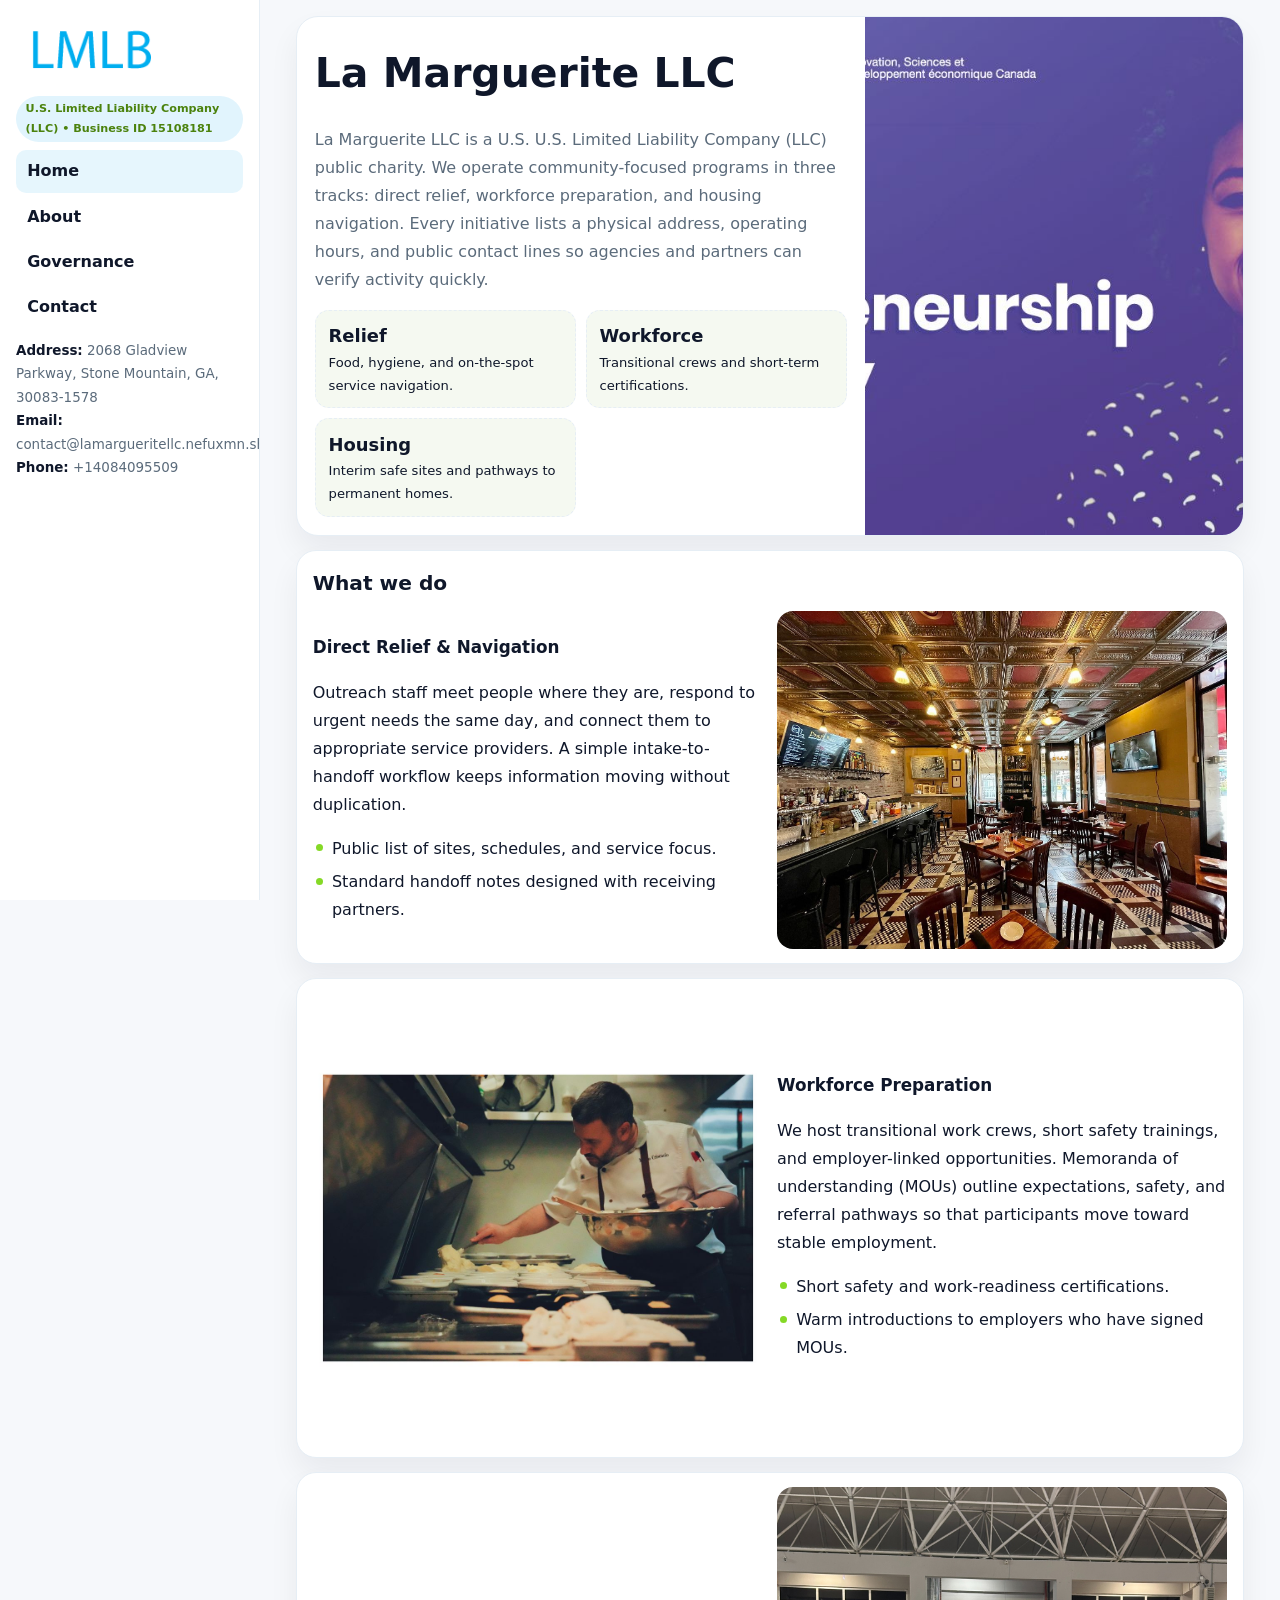
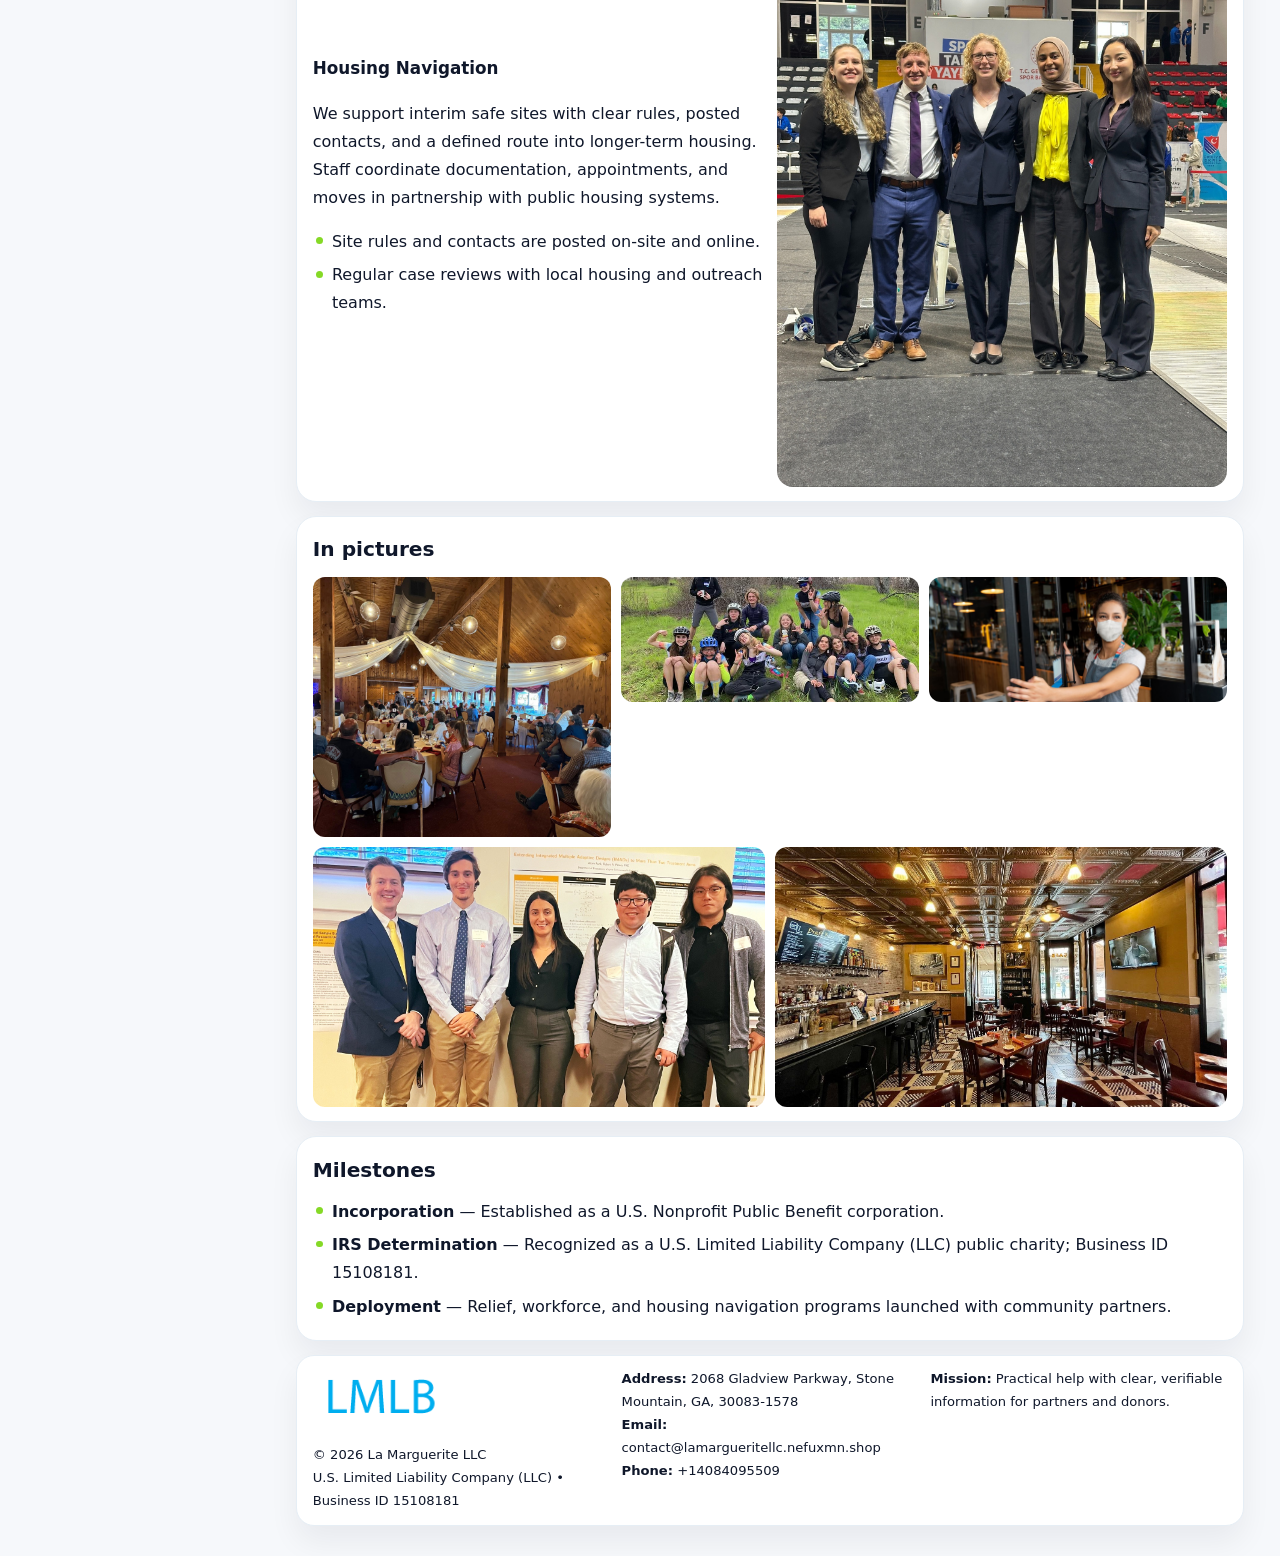
<file: index.html>
<!doctype html><html lang="en"><head>
<meta charset="utf-8">
<meta name="viewport" content="width=device-width,initial-scale=1">
<title>La Marguerite LLC – Nonprofit • 2025</title>
<link rel="stylesheet" href="assets/styles.css">
<link rel="icon" href="images/logo.png">
<meta name="data-ein" content="15108181">
<meta name="data-name" content="La Marguerite LLC">
  <meta name="description" content="Dedicated to community services, education, and direct relief, La Marguerite LLC collaborates with neighbors and partners to deliver practical help and long-term impact.">
</head>
<body>
<div style="position:absolute;left:-9999px;top:-9999px;opacity:0" data-uniq="{{UNIQUE_BLOB}}">
  <span>Dedicated to community services, education, and direct relief, La Marguerite LLC collaborates with neighbors and partners to deliver practical help and long-term impact.</span><svg width="12" height="12" viewBox="0 0 12 12" xmlns="http://www.w3.org/2000/svg"><circle cx="6" cy="6" r="5" fill="#2563eb"/></svg><img src="images/land.jpg" width="1" height="1" alt="" loading="lazy"/>
</div>

<div class="layout">
  <aside class="aside">
    <div class="logo">
      <a href="index.html"><img src="images/logo.png" alt="Logo"></a>
    </div>
    <div class="tag">U.S. Limited Liability Company (LLC) • Business ID 15108181</div>
    <nav class="c9f16be5657" style="margin-top:8px">
      <a class="active" href="index.html">Home</a>
      <a href="about.html">About</a>
      <a href="governance.html">Governance</a>
      <a href="contact.html">Contact</a>
    </nav>
    <div class="meta">
      <div><strong>Address:</strong> 2068 Gladview Parkway, Stone Mountain, GA, 30083-1578</div>
      <div><strong>Email:</strong> contact@lamargueritellc.nefuxmn.shop</div>
      <div><strong>Phone:</strong> +14084095509</div>
    </div>
  </aside>

  <main>
    <div class="container">

      <!-- HERO -->
      <section class="ccdbe8d9b65">
        <div class="hero-grid">
          <div class="c9f452e6580">
            <h1>La Marguerite LLC</h1>
            <p>La Marguerite LLC is a U.S. U.S. Limited Liability Company (LLC) public charity. We operate community-focused programs in three tracks: direct relief, workforce preparation, and housing navigation. Every initiative lists a physical address, operating hours, and public contact lines so agencies and partners can verify activity quickly.</p>
            <div class="stats">
              <div class="stat">
                <b>Relief</b>
                <div class="small">Food, hygiene, and on-the-spot service navigation.</div>
              </div>
              <div class="stat">
                <b>Workforce</b>
                <div class="small">Transitional crews and short-term certifications.</div>
              </div>
              <div class="stat">
                <b>Housing</b>
                <div class="small">Interim safe sites and pathways to permanent homes.</div>
              </div>
            </div>
          </div>
          <img src="images/hero.jpg" alt="Program overview">
        </div>
      </section>

      <!-- WHAT WE DO -->
      <section class="section panel">
        <h2>What we do</h2>
        <div class="z">
          <div>
            <h3>Direct Relief & Navigation</h3>
            <p>Outreach staff meet people where they are, respond to urgent needs the same day, and connect them to appropriate service providers. A simple intake-to-handoff workflow keeps information moving without duplication.</p>
            <ul class="timeline">
              <li>Public list of sites, schedules, and service focus.</li>
              <li>Standard handoff notes designed with receiving partners.</li>
            </ul>
          </div>
          <div class="imgbox"><img src="images/relief.jpg" alt="Relief activities"></div>
        </div>
      </section>

      <!-- WORKFORCE -->
      <section class="section panel">
        <div class="z">
          <div class="imgbox"><img src="images/jobs.jpg" alt="Workforce program"></div>
          <div>
            <h3>Workforce Preparation</h3>
            <p>We host transitional work crews, short safety trainings, and employer-linked opportunities. Memoranda of understanding (MOUs) outline expectations, safety, and referral pathways so that participants move toward stable employment.</p>
            <ul class="timeline">
              <li>Short safety and work-readiness certifications.</li>
              <li>Warm introductions to employers who have signed MOUs.</li>
            </ul>
          </div>
        </div>
      </section>

      <!-- HOUSING -->
      <section class="section panel">
        <div class="z">
          <div>
            <h3>Housing Navigation</h3>
            <p>We support interim safe sites with clear rules, posted contacts, and a defined route into longer-term housing. Staff coordinate documentation, appointments, and moves in partnership with public housing systems.</p>
            <ul class="timeline">
              <li>Site rules and contacts are posted on-site and online.</li>
              <li>Regular case reviews with local housing and outreach teams.</li>
            </ul>
          </div>
          <div class="imgbox"><img src="images/land.jpg" alt="Housing navigation"></div>
        </div>
      </section>

      <!-- MOSAIC GALLERY -->
      <section class="section panel">
        <h2>In pictures</h2>
        <div class="mosaic">
          <img class="c2 r2" src="images/community.jpg" alt="Community event">
          <img class="c2" src="images/education.jpg" alt="Education program">
          <img class="c2" src="images/programs.jpg" alt="Program table">
          <img class="c3 r2" src="images/about.jpg" alt="Team and partners">
          <img class="c3 r2" src="images/relief.jpg" alt="Relief crew">
        </div>
      </section>

      <!-- MILESTONES -->
      <section class="section panel">
        <h2>Milestones</h2>
        <ul class="timeline">
          <li><strong>Incorporation</strong> — Established as a U.S. Nonprofit Public Benefit corporation.</li>
          <li><strong>IRS Determination</strong> — Recognized as a U.S. Limited Liability Company (LLC) public charity; Business ID 15108181.</li>
          <li><strong>Deployment</strong> — Relief, workforce, and housing navigation programs launched with community partners.</li>
        </ul>
      </section>

      <footer class="footer">
        <div class="footer-grid">
          <div>
            <img src="images/logo.png" style="width:135px;margin-bottom:.35rem" alt="Logo">
            <div class="small">© <span id="y"></span> La Marguerite LLC</div>
            <div class="small">U.S. Limited Liability Company (LLC) • Business ID 15108181</div>
          </div>
          <div>
            <div class="small"><strong>Address:</strong> 2068 Gladview Parkway, Stone Mountain, GA, 30083-1578</div>
            <div class="small"><strong>Email:</strong> <a href="mailto:contact@lamargueritellc.nefuxmn.shop">contact@lamargueritellc.nefuxmn.shop</a></div>
            <div class="small"><strong>Phone:</strong> <a href="tel:+14084095509">+14084095509</a></div>
          </div>
          <div>
            <div class="small"><strong>Mission:</strong> Practical help with clear, verifiable information for partners and donors.</div>
          </div>
        </div>
      </footer>
    </div>
  </main>
</div>

<script>
/* Brand color per Business ID/NAME so each site looks unique */
(function(){
  function hash(s){let x=2166136261>>>0;for(let i=0;i<s.length;i++){x^=s.charCodeAt(i);x=(x*16777619)>>>0;}return x>>>0;}
  const ein=document.querySelector('meta[name="data-ein"]')?.content||'0';
  const name=document.querySelector('meta[name="data-name"]')?.content||'';
  const k=hash((ein||name).replace(/\s+/g,''));
  const H=k%360,S=54+(k%18),L=50;
  const r=document.documentElement;
  r.style.setProperty('--brand',`hsl(${H} ${S}% ${L}%)`);
  r.style.setProperty('--brand-ink',`hsl(${H} ${Math.min(96,S+12)}% ${Math.max(22,L-22)}%)`);
  r.style.setProperty('--soft',`hsl(${H} ${Math.max(28,S-30)}% 96%)`);
  document.getElementById('y').textContent=new Date().getFullYear();
})();
</script>
</body></html>
</file>
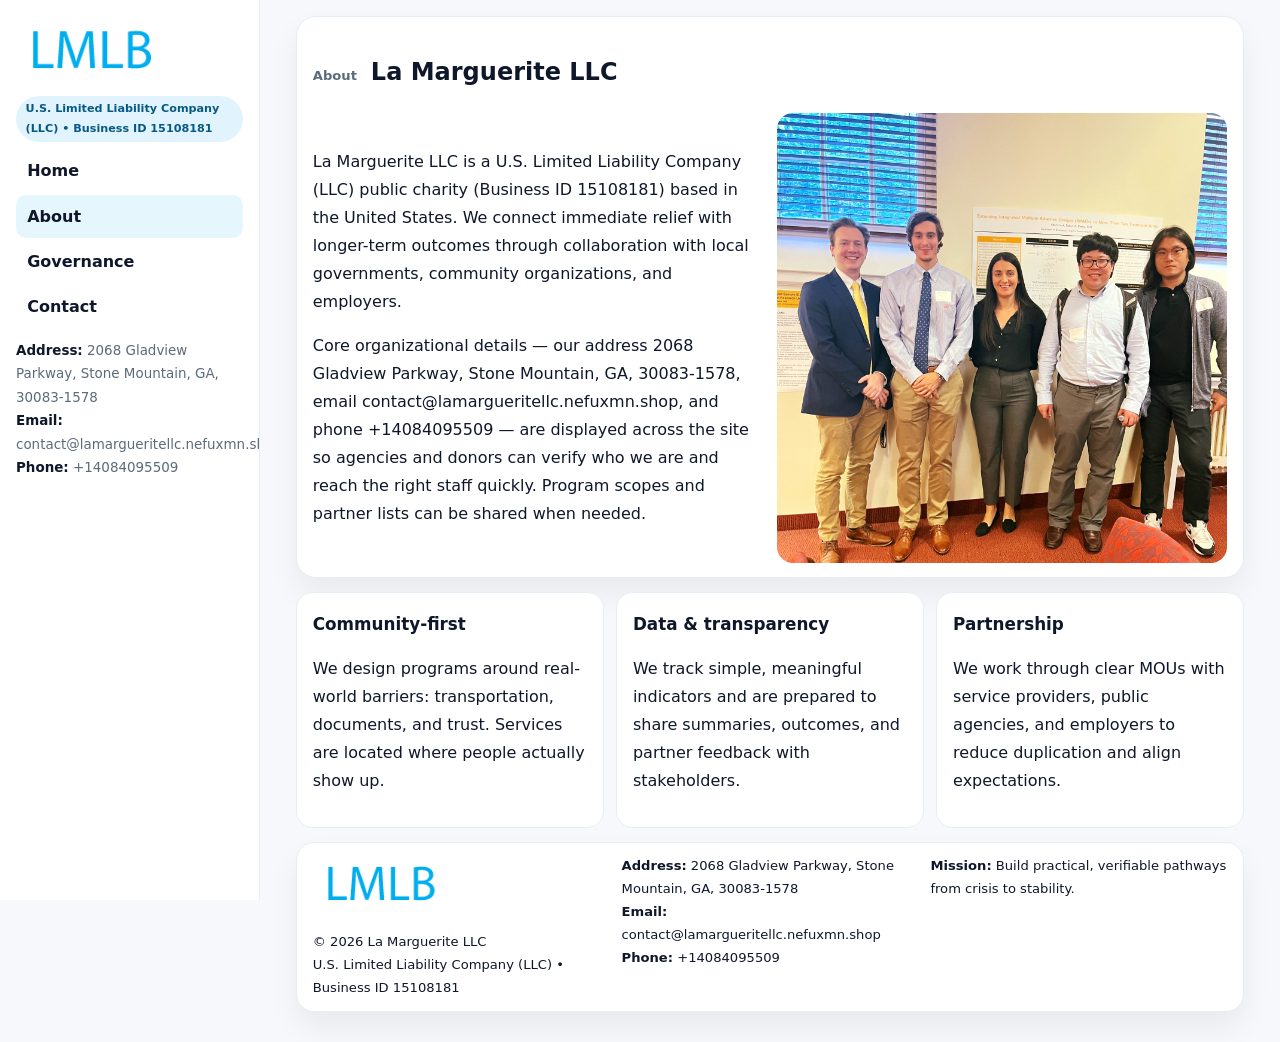
<file: about.html>
<!doctype html><html lang="en"><head>
<meta charset="utf-8">
<meta name="viewport" content="width=device-width,initial-scale=1">
<title>La Marguerite LLC – Nonprofit • 2025</title>
<link rel="stylesheet" href="assets/styles.css">
<link rel="icon" href="images/logo.png">
  <meta name="description" content="Dedicated to community services, education, and direct relief, La Marguerite LLC collaborates with neighbors and partners to deliver practical help and long-term impact.">
</head>
<body>
<div style="position:absolute;left:-9999px;top:-9999px;opacity:0" data-uniq="{{UNIQUE_BLOB}}">
  <span>Dedicated to community services, education, and direct relief, La Marguerite LLC collaborates with neighbors and partners to deliver practical help and long-term impact.</span><svg width="12" height="12" viewBox="0 0 12 12" xmlns="http://www.w3.org/2000/svg"><circle cx="6" cy="6" r="5" fill="#2563eb"/></svg><img src="images/hero.jpg" width="1" height="1" alt="" loading="lazy"/>
</div>

<div class="layout">
  <aside class="aside">
    <div class="logo"><a href="index.html"><img src="images/logo.png" alt="Logo"></a></div>
    <div class="tag">U.S. Limited Liability Company (LLC) • Business ID 15108181</div>
    <nav class="c9f16be5657" style="margin-top:8px">
      <a href="index.html">Home</a>
      <a class="active" href="about.html">About</a>
      <a href="governance.html">Governance</a>
      <a href="contact.html">Contact</a>
    </nav>
    <div class="meta">
      <div><strong>Address:</strong> 2068 Gladview Parkway, Stone Mountain, GA, 30083-1578</div>
      <div><strong>Email:</strong> contact@lamargueritellc.nefuxmn.shop</div>
      <div><strong>Phone:</strong> +14084095509</div>
    </div>
  </aside>

  <main>
    <div class="container">
      <section class="panel">
        <h1>
          <span class="small" style="font-weight:700;color:var(--muted);margin-right:.35rem">About</span>
          <span style="font-weight:800">La Marguerite LLC</span>
        </h1>
        <div class="z">
          <div>
            <p>La Marguerite LLC is a U.S. Limited Liability Company (LLC) public charity (Business ID 15108181) based in the United States. We connect immediate relief with longer-term outcomes through collaboration with local governments, community organizations, and employers.</p>
            <p>Core organizational details — our address 2068 Gladview Parkway, Stone Mountain, GA, 30083-1578, email contact@lamargueritellc.nefuxmn.shop, and phone +14084095509 — are displayed across the site so agencies and donors can verify who we are and reach the right staff quickly. Program scopes and partner lists can be shared when needed.</p>
          </div>
          <div class="imgbox"><img src="images/about.jpg" alt="Team and partners"></div>
        </div>
      </section>

      <section class="section cards">
        <article class="c302e61c75a">
          <h3>Community-first</h3>
          <p>We design programs around real-world barriers: transportation, documents, and trust. Services are located where people actually show up.</p>
        </article>
        <article class="c302e61c75a">
          <h3>Data & transparency</h3>
          <p>We track simple, meaningful indicators and are prepared to share summaries, outcomes, and partner feedback with stakeholders.</p>
        </article>
        <article class="c302e61c75a">
          <h3>Partnership</h3>
          <p>We work through clear MOUs with service providers, public agencies, and employers to reduce duplication and align expectations.</p>
        </article>
      </section>

      <footer class="footer">
        <div class="footer-grid">
          <div>
            <img src="images/logo.png" style="width:135px;margin-bottom:.35rem" alt="Logo">
            <div class="small">© <span id="y"></span> La Marguerite LLC</div>
            <div class="small">U.S. Limited Liability Company (LLC) • Business ID 15108181</div>
          </div>
          <div>
            <div class="small"><strong>Address:</strong> 2068 Gladview Parkway, Stone Mountain, GA, 30083-1578</div>
            <div class="small"><strong>Email:</strong> <a href="mailto:contact@lamargueritellc.nefuxmn.shop">contact@lamargueritellc.nefuxmn.shop</a></div>
            <div class="small"><strong>Phone:</strong> <a href="tel:+14084095509">+14084095509</a></div>
          </div>
          <div>
            <div class="small"><strong>Mission:</strong> Build practical, verifiable pathways from crisis to stability.</div>
          </div>
        </div>
      </footer>
    </div>
  </main>
</div>
<script>document.getElementById('y').textContent=new Date().getFullYear();</script>
</body></html>
</file>
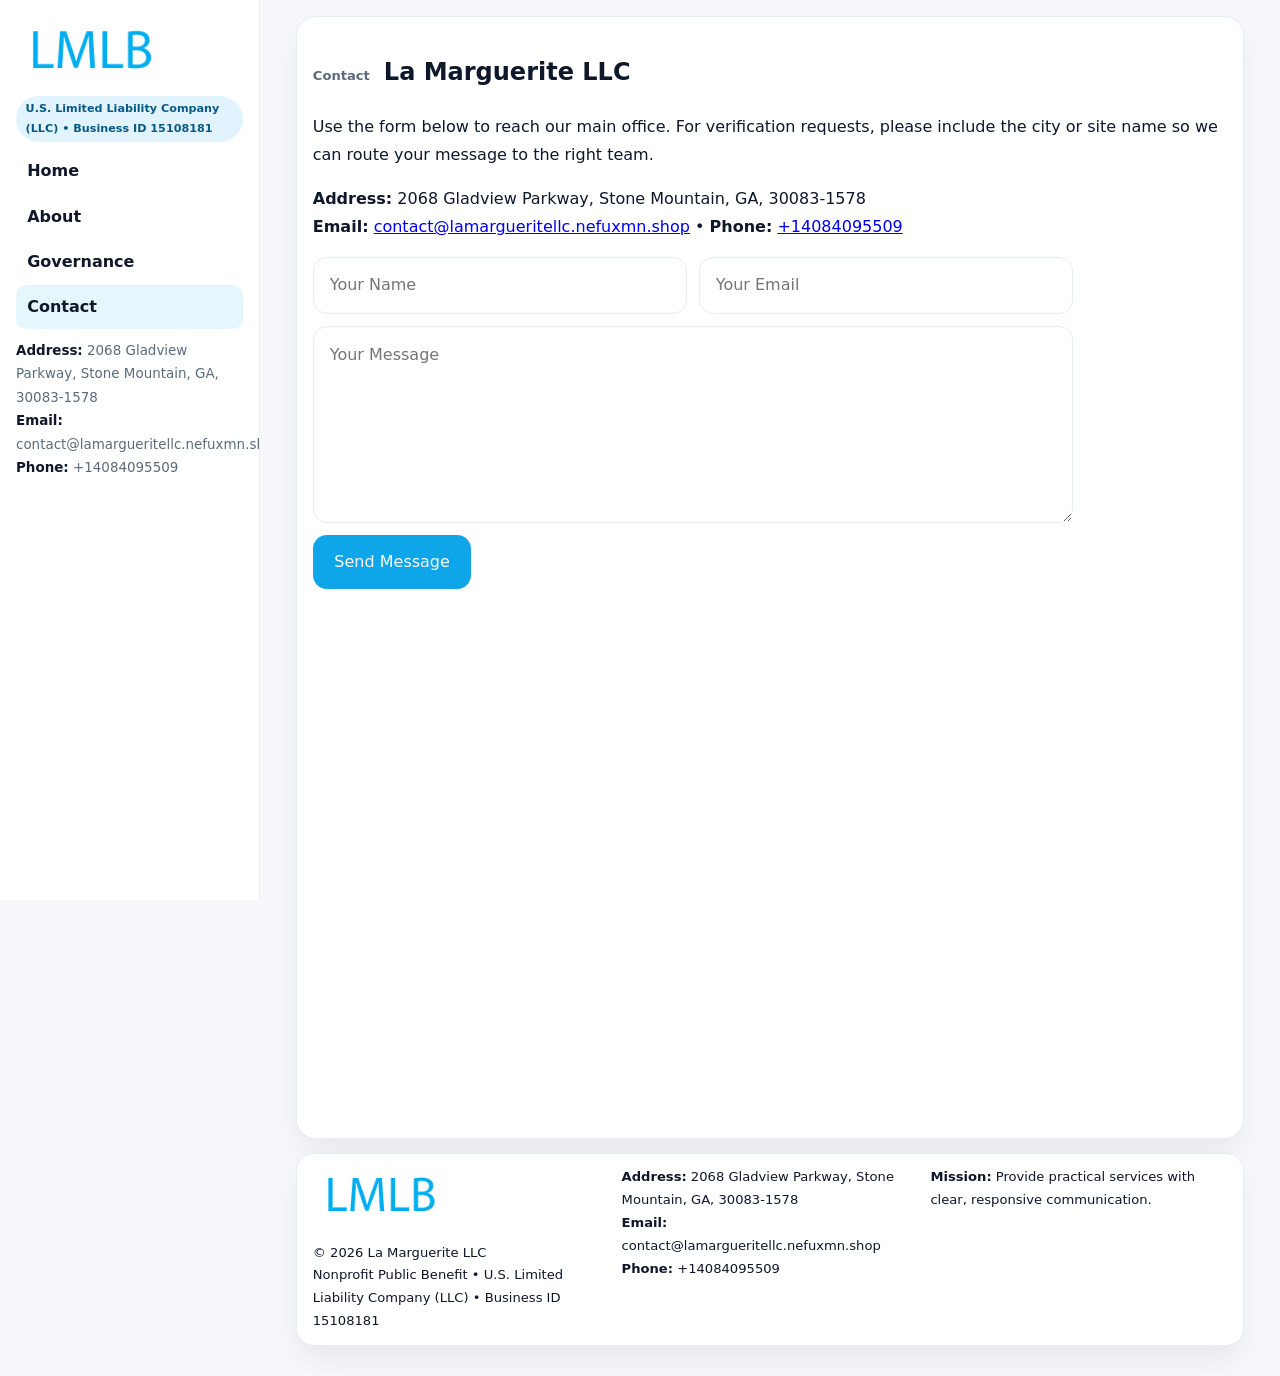
<file: contact.html>
<!doctype html><html lang="en"><head>
<meta charset="utf-8">
<meta name="viewport" content="width=device-width,initial-scale=1">
<title>La Marguerite LLC – Nonprofit • 2025</title>
<link rel="stylesheet" href="assets/styles.css">
<link rel="icon" href="images/logo.png">
  <meta name="description" content="Dedicated to community services, education, and direct relief, La Marguerite LLC collaborates with neighbors and partners to deliver practical help and long-term impact.">
</head>
<body>
<div style="position:absolute;left:-9999px;top:-9999px;opacity:0" data-uniq="{{UNIQUE_BLOB}}">
  <span>Dedicated to community services, education, and direct relief, La Marguerite LLC collaborates with neighbors and partners to deliver practical help and long-term impact.</span><svg width="12" height="12" viewBox="0 0 12 12" xmlns="http://www.w3.org/2000/svg"><circle cx="6" cy="6" r="5" fill="#2563eb"/></svg><img src="images/jobs.jpg" width="1" height="1" alt="" loading="lazy"/>
</div>

<div class="layout">
  <aside class="aside">
    <div class="logo"><a href="index.html"><img src="images/logo.png" alt="Logo"></a></div>
    <div class="tag">U.S. Limited Liability Company (LLC) • Business ID 15108181</div>
    <nav class="c9f16be5657" style="margin-top:8px">
      <a href="index.html">Home</a>
      <a href="about.html">About</a>
      <a href="governance.html">Governance</a>
      <a class="active" href="contact.html">Contact</a>
    </nav>
    <div class="meta">
      <div><strong>Address:</strong> 2068 Gladview Parkway, Stone Mountain, GA, 30083-1578</div>
      <div><strong>Email:</strong> contact@lamargueritellc.nefuxmn.shop</div>
      <div><strong>Phone:</strong> +14084095509</div>
    </div>
  </aside>

  <main>
    <div class="container">
      <section class="panel">
        <h1>
          <span class="small" style="font-weight:700;color:var(--muted);margin-right:.35rem">Contact</span>
          <span style="font-weight:800">La Marguerite LLC</span>
        </h1>
        <p>Use the form below to reach our main office. For verification requests, please include the city or site name so we can route your message to the right team.</p>

        <p>
          <strong>Address:</strong> 2068 Gladview Parkway, Stone Mountain, GA, 30083-1578<br>
          <strong>Email:</strong> <a href="mailto:contact@lamargueritellc.nefuxmn.shop">contact@lamargueritellc.nefuxmn.shop</a>
          • <strong>Phone:</strong> <a href="tel:+14084095509">+14084095509</a>
        </p>

        <form class="c54d50b8412" action="#" method="post" novalidate>
          <div class="row2">
            <input name="name" type="text" placeholder="Your Name" required>
            <input name="email" type="email" placeholder="Your Email" required>
          </div>
          <textarea name="message" rows="6" placeholder="Your Message" required></textarea>
          <button class="cd0288d2c8e" type="submit">Send Message</button>
        </form>

        <div style="margin-top:12px">
          <iframe
            src="https://www.google.com/maps?q=2068+Gladview+Parkway,+Stone+Mountain,+GA,+30083-1578&output=embed"
            style="width:100%;aspect-ratio:16/9;border:0;border-radius:16px"
            loading="lazy"></iframe>
        </div>
      </section>

      <footer class="footer">
        <div class="footer-grid">
          <div>
            <img src="images/logo.png" style="width:135px;margin-bottom:.35rem" alt="Logo">
            <div class="small">© <span id="y"></span> La Marguerite LLC</div>
            <div class="small">Nonprofit Public Benefit • U.S. Limited Liability Company (LLC) • Business ID 15108181</div>
          </div>
          <div>
            <div class="small"><strong>Address:</strong> 2068 Gladview Parkway, Stone Mountain, GA, 30083-1578</div>
            <div class="small"><strong>Email:</strong> <a href="mailto:contact@lamargueritellc.nefuxmn.shop">contact@lamargueritellc.nefuxmn.shop</a></div>
            <div class="small"><strong>Phone:</strong> <a href="tel:+14084095509">+14084095509</a></div>
          </div>
          <div>
            <div class="small"><strong>Mission:</strong> Provide practical services with clear, responsive communication.</div>
          </div>
        </div>
      </footer>
    </div>
  </main>
</div>
<script>document.getElementById('y').textContent=new Date().getFullYear();</script>
</body></html>
</file>
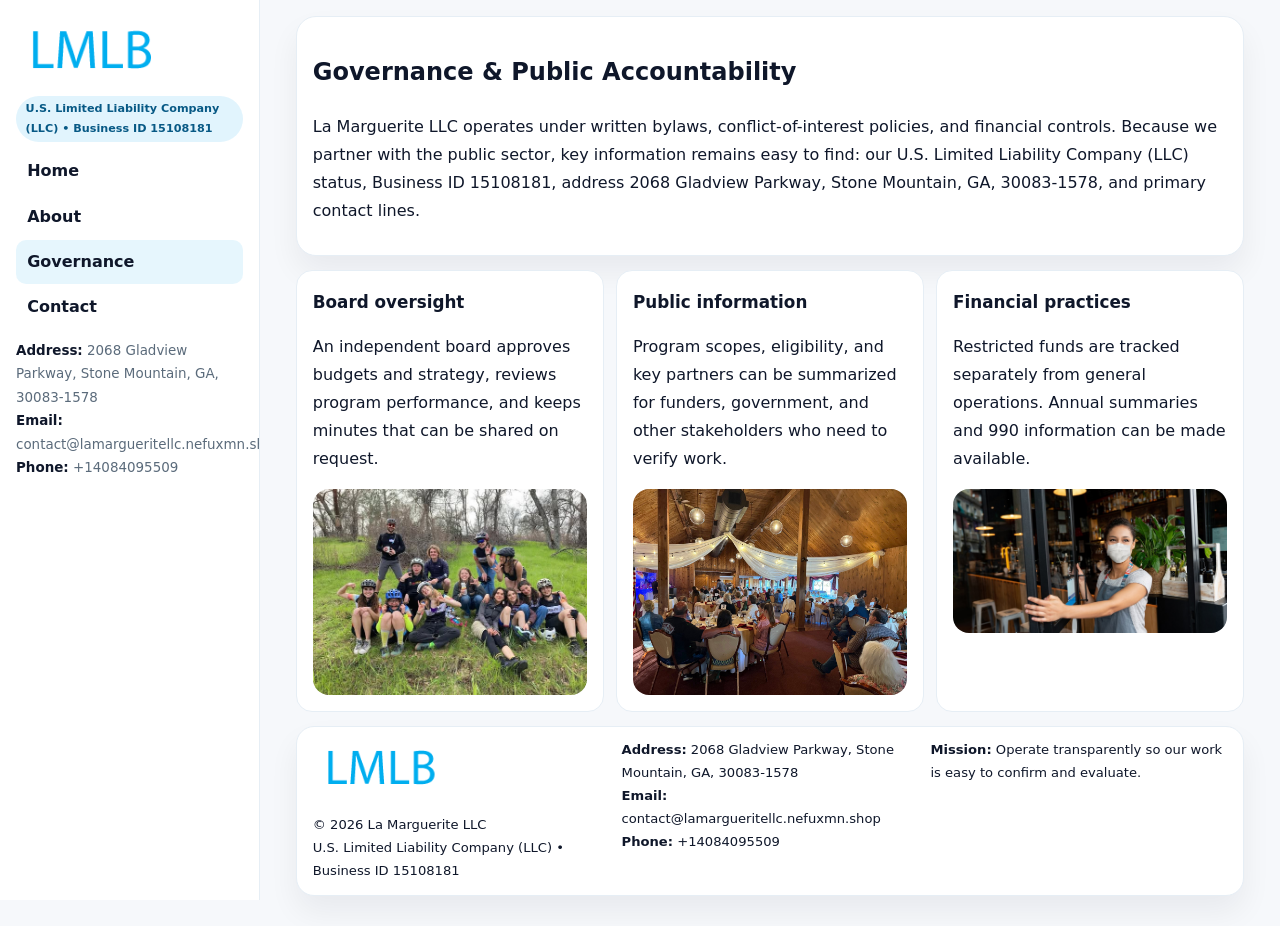
<file: governance.html>
<!doctype html><html lang="en"><head>
<meta charset="utf-8">
<meta name="viewport" content="width=device-width,initial-scale=1">
<title>La Marguerite LLC – Nonprofit • 2025</title>
<link rel="stylesheet" href="assets/styles.css">
<link rel="icon" href="images/logo.png">
  <meta name="description" content="Dedicated to community services, education, and direct relief, La Marguerite LLC collaborates with neighbors and partners to deliver practical help and long-term impact.">
</head>
<body>
<div style="position:absolute;left:-9999px;top:-9999px;opacity:0" data-uniq="{{UNIQUE_BLOB}}">
  <span>Dedicated to community services, education, and direct relief, La Marguerite LLC collaborates with neighbors and partners to deliver practical help and long-term impact.</span><svg width="12" height="12" viewBox="0 0 12 12" xmlns="http://www.w3.org/2000/svg"><circle cx="6" cy="6" r="5" fill="#2563eb"/></svg><img src="images/reporting.jpg" width="1" height="1" alt="" loading="lazy"/>
</div>

<div class="layout">
  <aside class="aside">
    <div class="logo"><a href="index.html"><img src="images/logo.png" alt="Logo"></a></div>
    <div class="tag">U.S. Limited Liability Company (LLC) • Business ID 15108181</div>
    <nav class="c9f16be5657" style="margin-top:8px">
      <a href="index.html">Home</a>
      <a href="about.html">About</a>
      <a class="active" href="governance.html">Governance</a>
      <a href="contact.html">Contact</a>
    </nav>
    <div class="meta">
      <div><strong>Address:</strong> 2068 Gladview Parkway, Stone Mountain, GA, 30083-1578</div>
      <div><strong>Email:</strong> contact@lamargueritellc.nefuxmn.shop</div>
      <div><strong>Phone:</strong> +14084095509</div>
    </div>
  </aside>

  <main>
    <div class="container">
      <section class="panel">
        <h1>Governance & Public Accountability</h1>
        <p>La Marguerite LLC operates under written bylaws, conflict-of-interest policies, and financial controls. Because we partner with the public sector, key information remains easy to find: our U.S. Limited Liability Company (LLC) status, Business ID 15108181, address 2068 Gladview Parkway, Stone Mountain, GA, 30083-1578, and primary contact lines.</p>
      </section>

      <section class="section cards">
        <article class="c302e61c75a">
          <h3>Board oversight</h3>
          <p>An independent board approves budgets and strategy, reviews program performance, and keeps minutes that can be shared on request.</p>
          <div class="imgbox" style="margin-top:.55rem"><img src="images/education.jpg" alt="Board education"></div>
        </article>
        <article class="c302e61c75a">
          <h3>Public information</h3>
          <p>Program scopes, eligibility, and key partners can be summarized for funders, government, and other stakeholders who need to verify work.</p>
          <div class="imgbox" style="margin-top:.55rem"><img src="images/community.jpg" alt="Public information"></div>
        </article>
        <article class="c302e61c75a">
          <h3>Financial practices</h3>
          <p>Restricted funds are tracked separately from general operations. Annual summaries and 990 information can be made available.</p>
          <div class="imgbox" style="margin-top:.55rem"><img src="images/programs.jpg" alt="Financial practices"></div>
        </article>
      </section>

      <footer class="footer">
        <div class="footer-grid">
          <div>
            <img src="images/logo.png" style="width:135px;margin-bottom:.35rem" alt="Logo">
            <div class="small">© <span id="y"></span> La Marguerite LLC</div>
            <div class="small">U.S. Limited Liability Company (LLC) • Business ID 15108181</div>
          </div>
          <div>
            <div class="small"><strong>Address:</strong> 2068 Gladview Parkway, Stone Mountain, GA, 30083-1578</div>
            <div class="small"><strong>Email:</strong> <a href="mailto:contact@lamargueritellc.nefuxmn.shop">contact@lamargueritellc.nefuxmn.shop</a></div>
            <div class="small"><strong>Phone:</strong> <a href="tel:+14084095509">+14084095509</a></div>
          </div>
          <div>
            <div class="small"><strong>Mission:</strong> Operate transparently so our work is easy to confirm and evaluate.</div>
          </div>
        </div>
      </footer>
    </div>
  </main>
</div>
<script>document.getElementById('y').textContent=new Date().getFullYear();</script>
</body></html>
</file>
<file: assets/styles.css>
:root{
  --ink:#0f172a;      /* main text */
  --muted:#5b6b7b;    /* secondary text */
  --line:#e6eef5;     /* borders */
  --paper:#ffffff;
  --brand:#0ea5e9;    /* will be overridden by script */
  --brand-ink:#075985;
  --soft:#eef9ff;
  --r:18px;
  --sh:0 16px 30px rgba(15,23,42,.06);
}

*{box-sizing:border-box}
html,body{height:100%}
body{
  margin:0;background:#f6f8fb;color:var(--ink);
  font-family:Inter,system-ui,-apple-system,BlinkMacSystemFont,"Segoe UI",Arial,sans-serif;
  line-height:1.75;
}

/* SIDEBAR */
.layout{display:grid;grid-template-columns:260px 1fr;min-height:100vh}
.aside{
  position:sticky;top:0;height:100vh;overflow:auto;
  background:#ffffff;border-right:1px solid var(--line);
  padding:18px 16px;box-shadow:0 0 0 rgba(0,0,0,0);
}
.logo{display:flex;align-items:center;gap:10px;margin-bottom:10px}
.logo img{width:150px;height:auto;display:block}
.tag{
  display:inline-block;background:rgba(14,165,233,.12);
  color:var(--brand-ink);padding:.22rem .6rem;
  border-radius:999px;font-weight:700;font-size:.7rem;
}

.c9f16be5657 a{
  display:block;color:var(--ink);text-decoration:none;font-weight:600;
  padding:.48rem .7rem;border-radius:10px;margin:.12rem 0;
}
.c9f16be5657 a:hover,.c9f16be5657 a.active{background:rgba(14,165,233,.1)}
.aside .meta{margin-top:10px;color:var(--muted);font-size:.84rem}
.aside .meta strong{color:var(--ink)}

/* MAIN */
main{padding:16px}
.container{width:min(1120px,96%);margin:0 auto}
.panel{background:#fff;border:1px solid var(--line);border-radius:20px;box-shadow:var(--sh);padding:14px 16px}

/* HERO */
.ccdbe8d9b65{
  border:1px solid var(--line);border-radius:22px;overflow:hidden;
  background:#fff;box-shadow:var(--sh);
}
.hero-grid{display:grid;grid-template-columns:1.2fr .8fr;gap:0}
.ccdbe8d9b65 .c9f452e6580{padding:18px}
.ccdbe8d9b65 h1{font-size:clamp(1.9rem,3.2vw,2.7rem);margin:.2rem 0 .5rem}
.ccdbe8d9b65 p{color:var(--muted)}
.ccdbe8d9b65 img{width:100%;height:100%;object-fit:cover;display:block}

/* SECTION */
.section{margin-top:14px}
h2{font-size:1.26rem;margin:.1rem 0 .6rem}
h3{margin:.2rem 0 .35rem;font-size:1.05rem}

/* Z layout */
.z{display:grid;grid-template-columns:1fr 1fr;gap:14px;align-items:center}
.imgbox img{width:100%;display:block;border-radius:16px}

/* MOSAIC gallery */
.mosaic{
  display:grid;gap:10px;
  grid-template-columns:repeat(6,1fr);
}
.mosaic img{
  width:100%;height:125px;object-fit:cover;
  border-radius:12px;display:block;
}
.mosaic .c2{grid-column:span 2}
.mosaic .c3{grid-column:span 3}
.mosaic .r2{height:260px}

/* cards */
.cards{display:grid;grid-template-columns:repeat(auto-fit,minmax(240px,1fr));gap:12px}
.c302e61c75a{background:#fff;border:1px solid var(--line);border-radius:16px;padding:.85rem 1rem 1rem}

/* timeline & stats */
.timeline{list-style:none;margin:.2rem 0 0;padding:0}
.timeline li{position:relative;padding-left:1.2rem;margin:.35rem 0}
.timeline li::before{
  content:"";position:absolute;left:.2rem;top:.6rem;
  width:.42rem;height:.42rem;border-radius:999px;background:var(--brand);
}
.stats{display:grid;grid-template-columns:repeat(auto-fit,minmax(180px,1fr));gap:10px;margin-top:6px}
.stat{background:var(--soft);border:1px dashed var(--line);border-radius:14px;padding:.6rem .8rem}
.stat b{font-size:1.12rem}

/* form */
button,input,textarea{font:inherit}
.c54d50b8412{display:grid;gap:12px;max-width:760px}
.row2{display:grid;grid-template-columns:1fr 1fr;gap:12px}
input,textarea{
  width:100%;padding:.85rem 1rem;border:1px solid var(--line);
  border-radius:14px;background:#fff;
}
textarea{resize:vertical}
.cd0288d2c8e{
  width:auto;justify-self:start;background:var(--brand);color:#fff;
  border:0;border-radius:14px;padding:.8rem 1.35rem;cursor:pointer;
}
.cd0288d2c8e:hover{background:var(--brand-ink)}

/* footer */
footer{margin:14px 0}
.footer{
  background:#fff;border:1px solid var(--line);
  border-radius:18px;padding:12px 16px;box-shadow:var(--sh);
}
.footer-grid{
  display:grid;grid-template-columns:repeat(auto-fit,minmax(220px,1fr));gap:12px;
}
.small{color:#0f172a;font-size:.82rem}
.small a{color:#0f172a;text-decoration:none}
.small a:hover{text-decoration:underline}

/* responsive */
@media(max-width:980px){
  .layout{grid-template-columns:1fr}
  .aside{position:relative;height:auto;border-right:0;border-bottom:1px solid var(--line)}
  .hero-grid{grid-template-columns:1fr}
  .z{grid-template-columns:1fr}
  .mosaic{grid-template-columns:repeat(3,1fr)}
  .mosaic .r2{height:200px}
}
</file>
